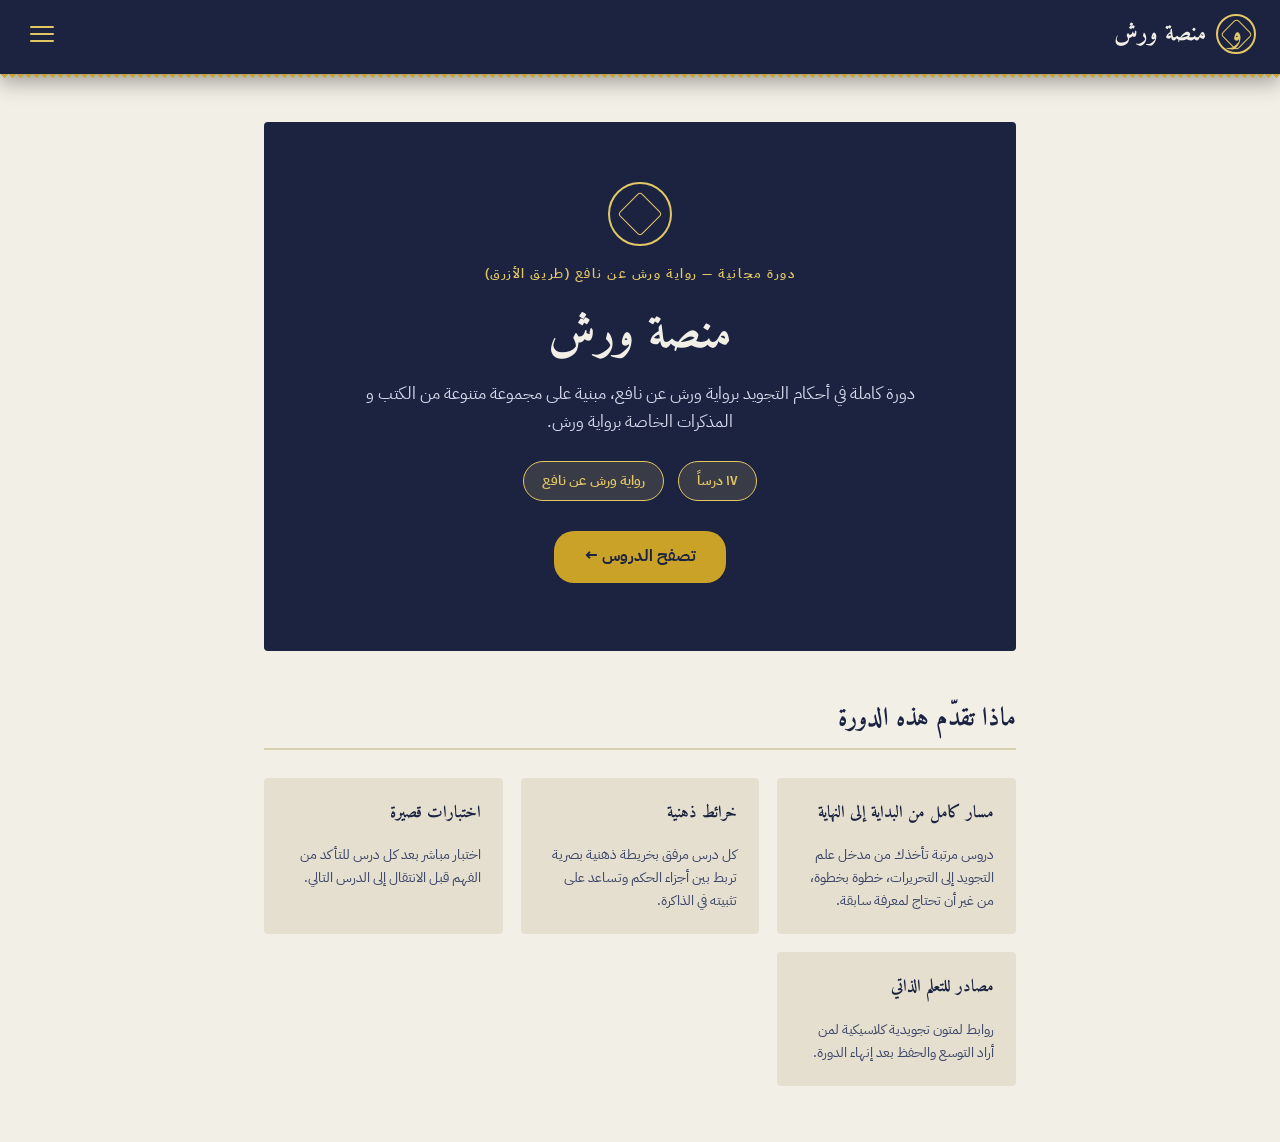
<file: index.html>
<!DOCTYPE html>
<html lang="ar" dir="rtl">
<head>
<meta charset="UTF-8">
<meta name="viewport" content="width=device-width, initial-scale=1.0">
<title>منصة ورش — دورة رواية ورش عن نافع</title>
<link rel="stylesheet" href="style.css">
</head>
<body>

<div class="navbar-wrap">
<div class="navbar">
  <div class="nav-brand">
    <div class="nav-logo">و</div>
    <span>منصة ورش</span>
  </div>
  <button class="menu-btn" id="menu-btn" onclick="toggleDropdown()" aria-label="القائمة">
    <span></span><span></span><span></span>
  </button>
</div>
<div class="dropdown" id="nav-dropdown">
  <a class="active" href="duroos.html">📖 الدروس</a>
  <a href="resources.html">📚 مصادر ومراجع</a>
</div>
</div>

<main>
  <section class="hero hero-centered">
    <div class="medallion"></div>
    <p class="eyebrow">دورة مجانية — رواية ورش عن نافع (طريق الأزرق)</p>
    <h1>منصة ورش</h1>
    <p class="lead">دورة كاملة في أحكام التجويد برواية ورش عن نافع، مبنية على مجموعة متنوعة من الكتب و المذكرات الخاصة برواية ورش.</p>
    <div class="hero-badges">
      <span class="hero-badge">١٧ درساً</span>
      <span class="hero-badge">رواية ورش عن نافع</span>
    </div>
    <a class="hero-cta" href="duroos.html">تصفح الدروس ←</a>
  </section>

  <h2>ماذا تقدّم هذه الدورة</h2>
  <div class="glimpse-grid">
    <div class="glimpse-card">
      <h3>مسار كامل من البداية إلى النهاية</h3>
      <p>دروس مرتبة تأخذك من مدخل علم التجويد إلى التحريرات، خطوة بخطوة، من غير أن تحتاج
        لمعرفة سابقة.</p>
    </div>
    <div class="glimpse-card">
      <h3>خرائط ذهنية</h3>
      <p>كل درس مرفق بخريطة ذهنية بصرية تربط بين أجزاء الحكم وتساعد على تثبيته في الذاكرة.</p>
    </div>
    <div class="glimpse-card">
      <h3>اختبارات قصيرة</h3>
      <p>اختبار مباشر بعد كل درس للتأكد من الفهم قبل الانتقال إلى الدرس التالي.</p>
    </div>
    <div class="glimpse-card">
      <h3>مصادر للتعلم الذاتي</h3>
      <p>روابط لمتون تجويدية كلاسيكية لمن أراد التوسع والحفظ بعد إنهاء الدورة.</p>
    </div>
  </div>

</main>

<script src="main.js"></script>
</body>
</html>
</file>
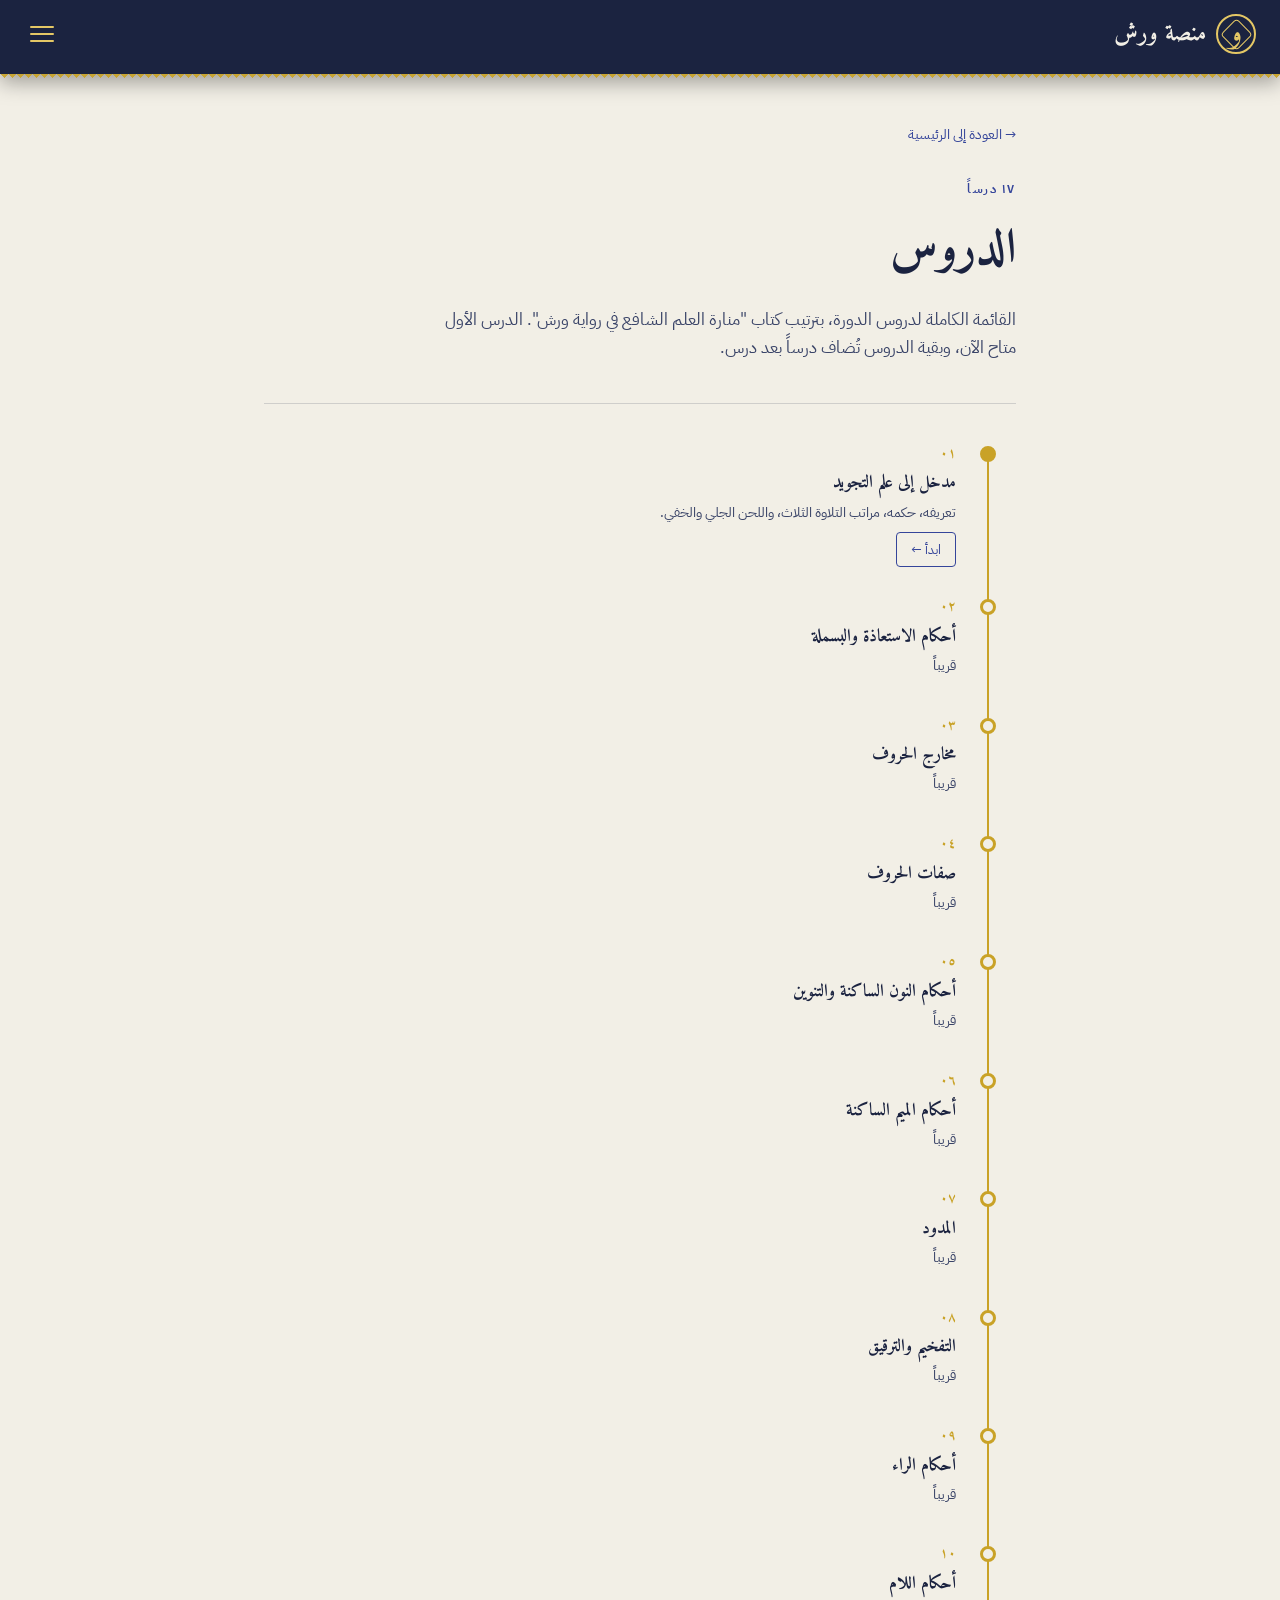
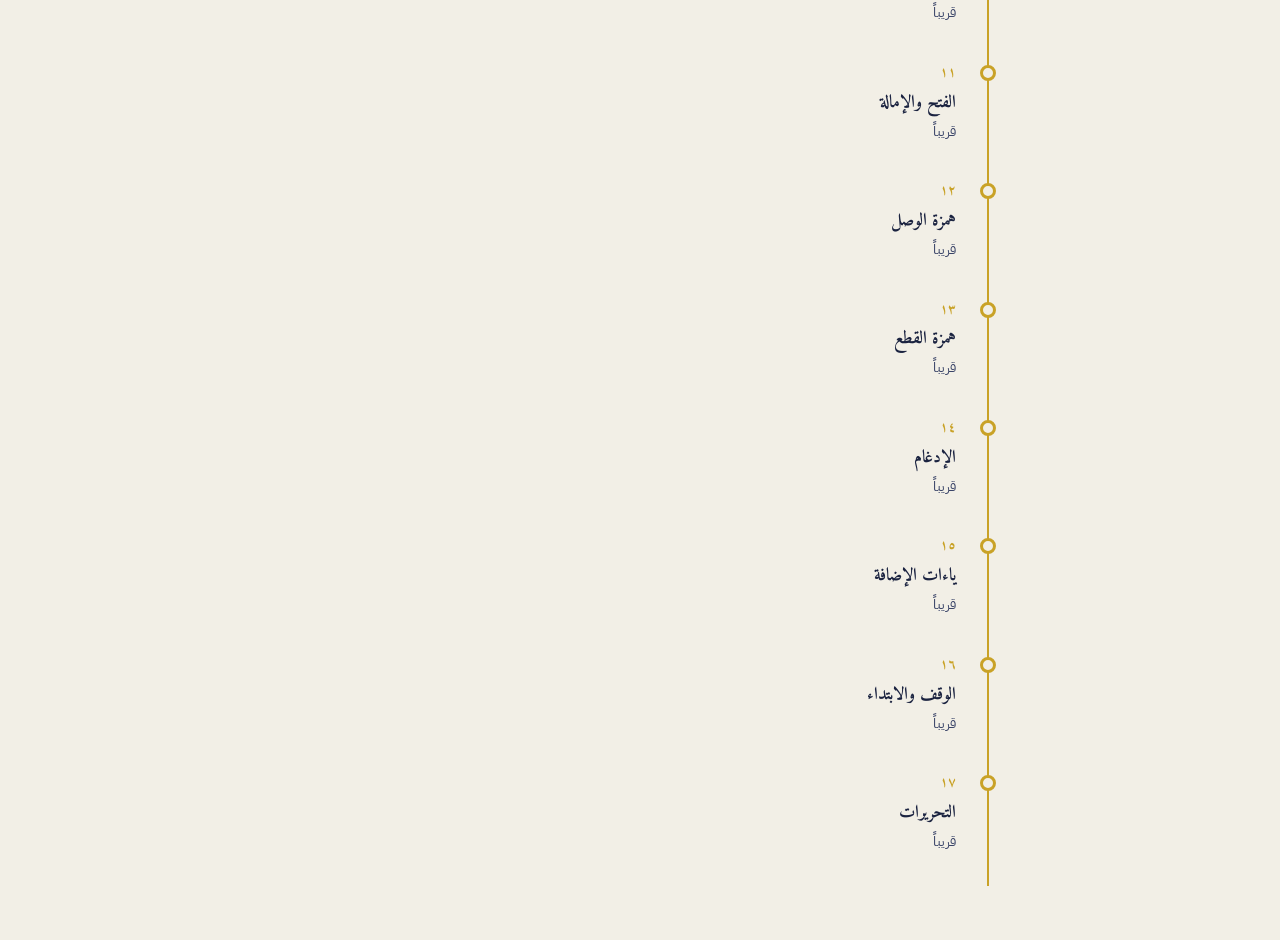
<file: duroos.html>
<!DOCTYPE html>
<html lang="ar" dir="rtl">
<head>
<meta charset="UTF-8">
<meta name="viewport" content="width=device-width, initial-scale=1.0">
<title>الدروس — منصة ورش</title>
<link rel="stylesheet" href="style.css">
</head>
<body>

<div class="navbar-wrap">
<div class="navbar">
  <a class="nav-brand" href="index.html" style="text-decoration:none;">
    <div class="nav-logo">و</div>
    <span>منصة ورش</span>
  </a>
  <button class="menu-btn" id="menu-btn" onclick="toggleDropdown()" aria-label="القائمة">
    <span></span><span></span><span></span>
  </button>
</div>
<div class="dropdown" id="nav-dropdown">
  <a class="active" href="duroos.html">📖 الدروس</a>
  <a href="resources.html">📚 مصادر ومراجع</a>
</div>
</div>

<main>
  <a class="top-back-link" href="index.html">→ العودة إلى الرئيسية</a>
  <section class="hero">
    <p class="eyebrow">١٧ درساً</p>
    <h1>الدروس</h1>
    <p class="lead">القائمة الكاملة لدروس الدورة، بترتيب كتاب "منارة العلم الشافع في رواية
      ورش". الدرس الأول متاح الآن، وبقية الدروس تُضاف درساً بعد درس.</p>
  </section>

    <div class="timeline">
      <div class="tl-item active" data-chapter="madkhal">
        <div class="num">٠١</div>
        <h3>مدخل إلى علم التجويد</h3>
        <p>تعريفه، حكمه، مراتب التلاوة الثلاث، واللحن الجلي والخفي.</p>
        <a class="go" href="madkhal.html">ابدأ ←</a>
      </div>
      <div class="tl-item">
        <div class="num">٠٢</div>
        <h3>أحكام الاستعاذة والبسملة</h3>
        <p>قريباً</p>
      </div>
      <div class="tl-item">
        <div class="num">٠٣</div>
        <h3>مخارج الحروف</h3>
        <p>قريباً</p>
      </div>
      <div class="tl-item">
        <div class="num">٠٤</div>
        <h3>صفات الحروف</h3>
        <p>قريباً</p>
      </div>
      <div class="tl-item">
        <div class="num">٠٥</div>
        <h3>أحكام النون الساكنة والتنوين</h3>
        <p>قريباً</p>
      </div>
      <div class="tl-item">
        <div class="num">٠٦</div>
        <h3>أحكام الميم الساكنة</h3>
        <p>قريباً</p>
      </div>
      <div class="tl-item">
        <div class="num">٠٧</div>
        <h3>المدود</h3>
        <p>قريباً</p>
      </div>
      <div class="tl-item">
        <div class="num">٠٨</div>
        <h3>التفخيم والترقيق</h3>
        <p>قريباً</p>
      </div>
      <div class="tl-item">
        <div class="num">٠٩</div>
        <h3>أحكام الراء</h3>
        <p>قريباً</p>
      </div>
      <div class="tl-item">
        <div class="num">١٠</div>
        <h3>أحكام اللام</h3>
        <p>قريباً</p>
      </div>
      <div class="tl-item">
        <div class="num">١١</div>
        <h3>الفتح والإمالة</h3>
        <p>قريباً</p>
      </div>
      <div class="tl-item">
        <div class="num">١٢</div>
        <h3>همزة الوصل</h3>
        <p>قريباً</p>
      </div>
      <div class="tl-item">
        <div class="num">١٣</div>
        <h3>همزة القطع</h3>
        <p>قريباً</p>
      </div>
      <div class="tl-item">
        <div class="num">١٤</div>
        <h3>الإدغام</h3>
        <p>قريباً</p>
      </div>
      <div class="tl-item">
        <div class="num">١٥</div>
        <h3>ياءات الإضافة</h3>
        <p>قريباً</p>
      </div>
      <div class="tl-item">
        <div class="num">١٦</div>
        <h3>الوقف والابتداء</h3>
        <p>قريباً</p>
      </div>
      <div class="tl-item">
        <div class="num">١٧</div>
        <h3>التحريرات</h3>
        <p>قريباً</p>
      </div>
    </div>

  </main>

<script src="main.js"></script>
</body>
</html>
</file>
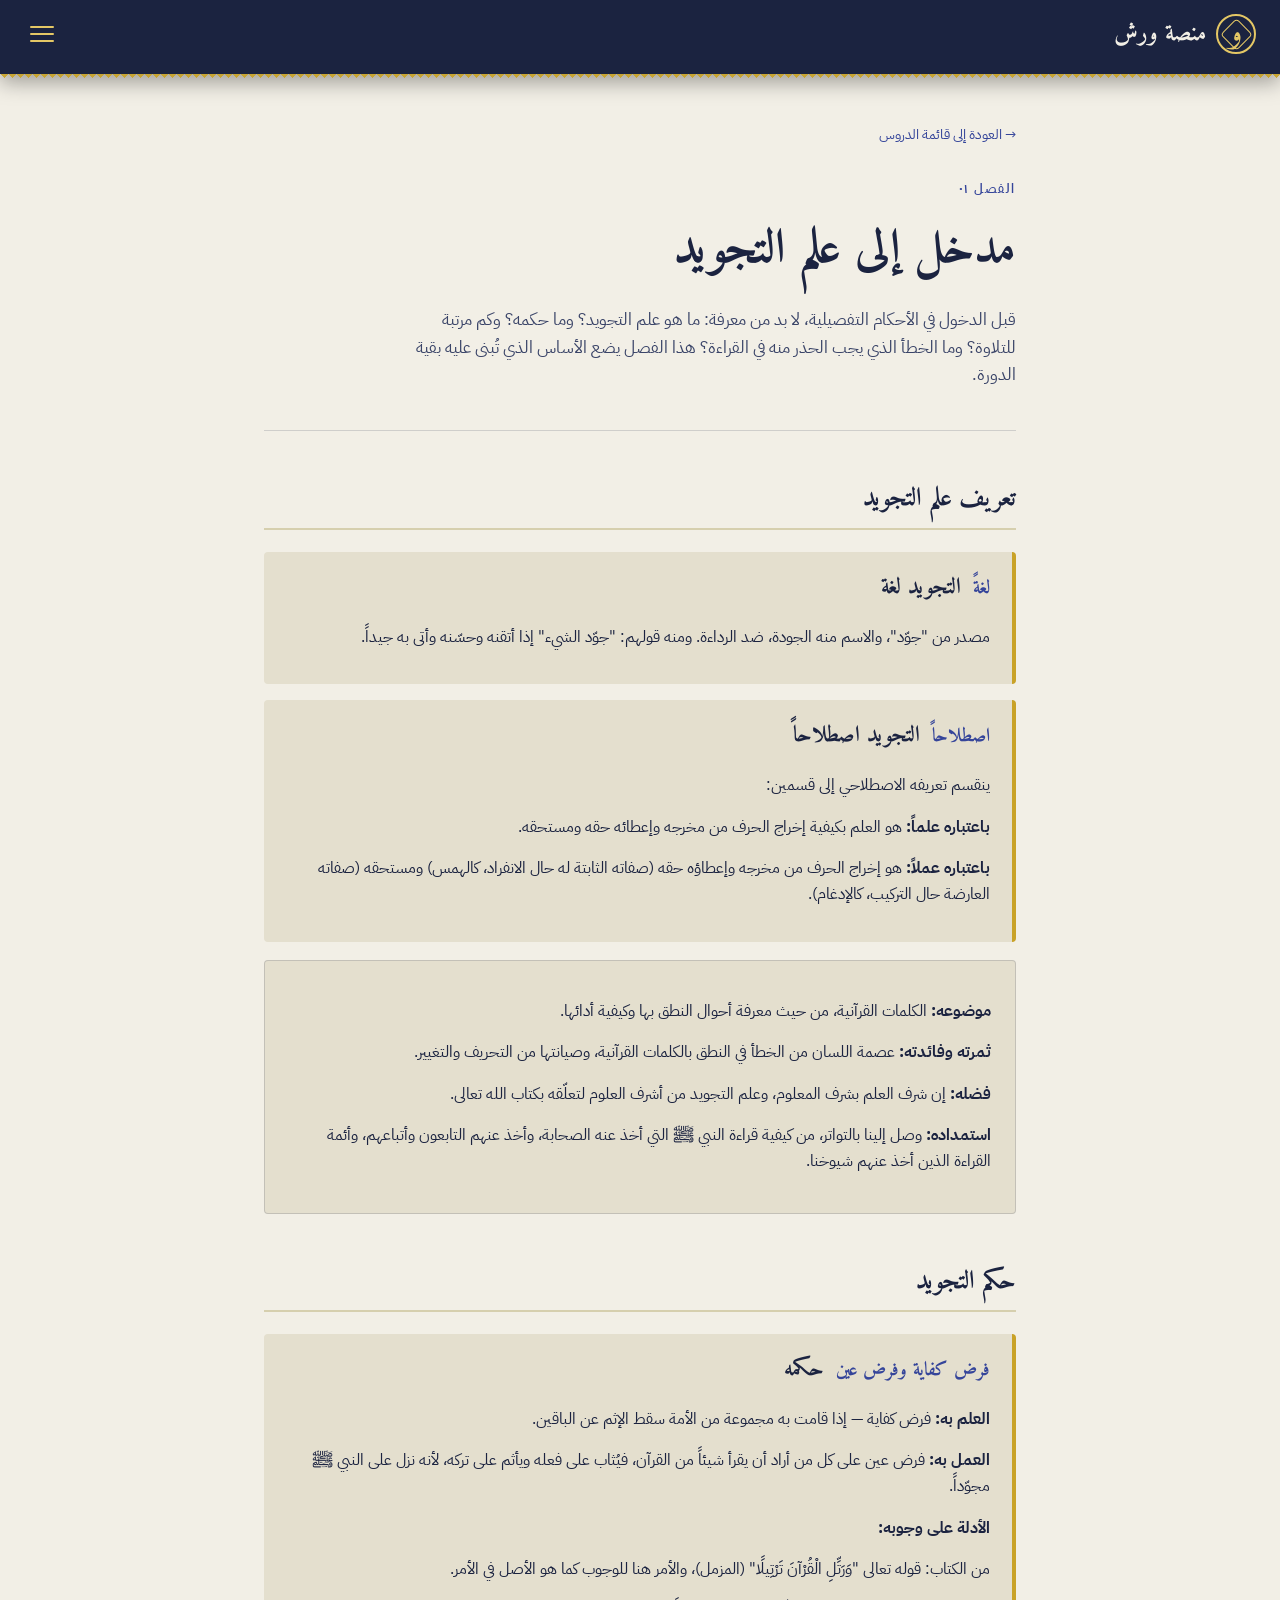
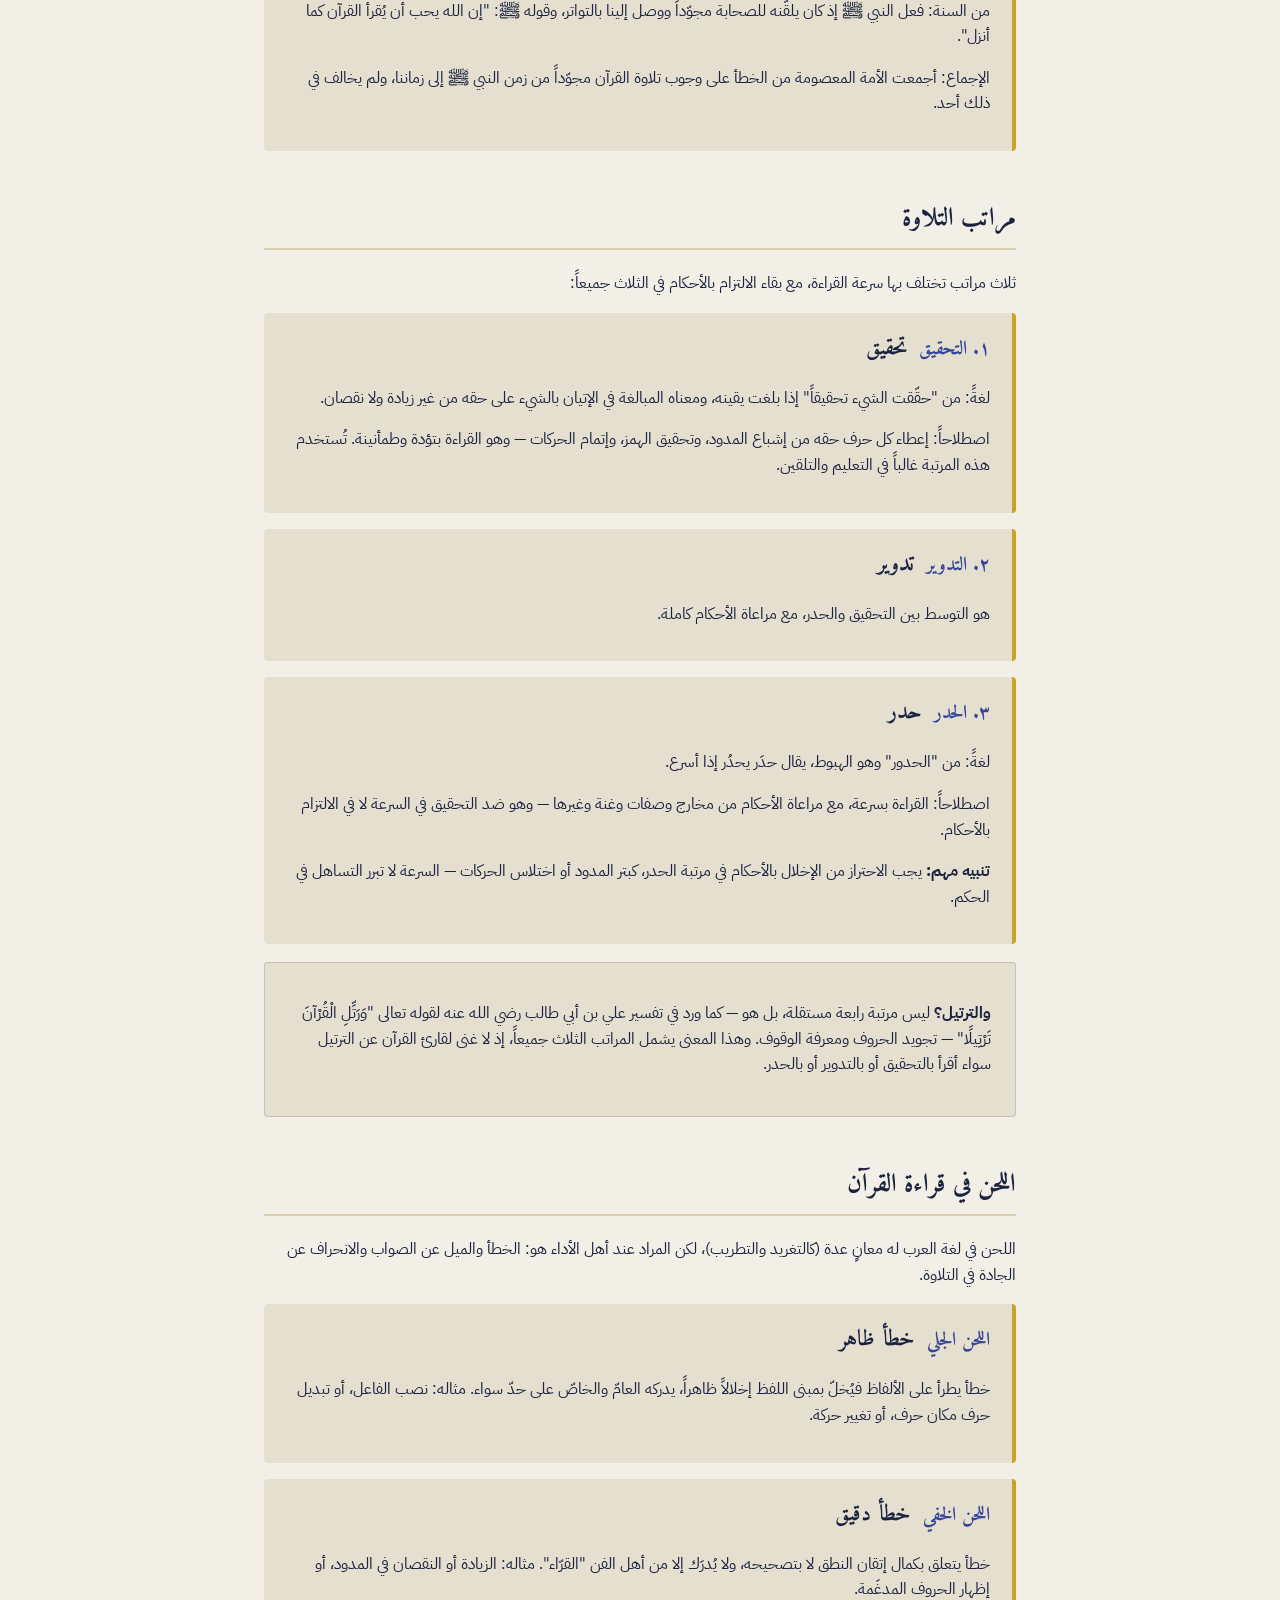
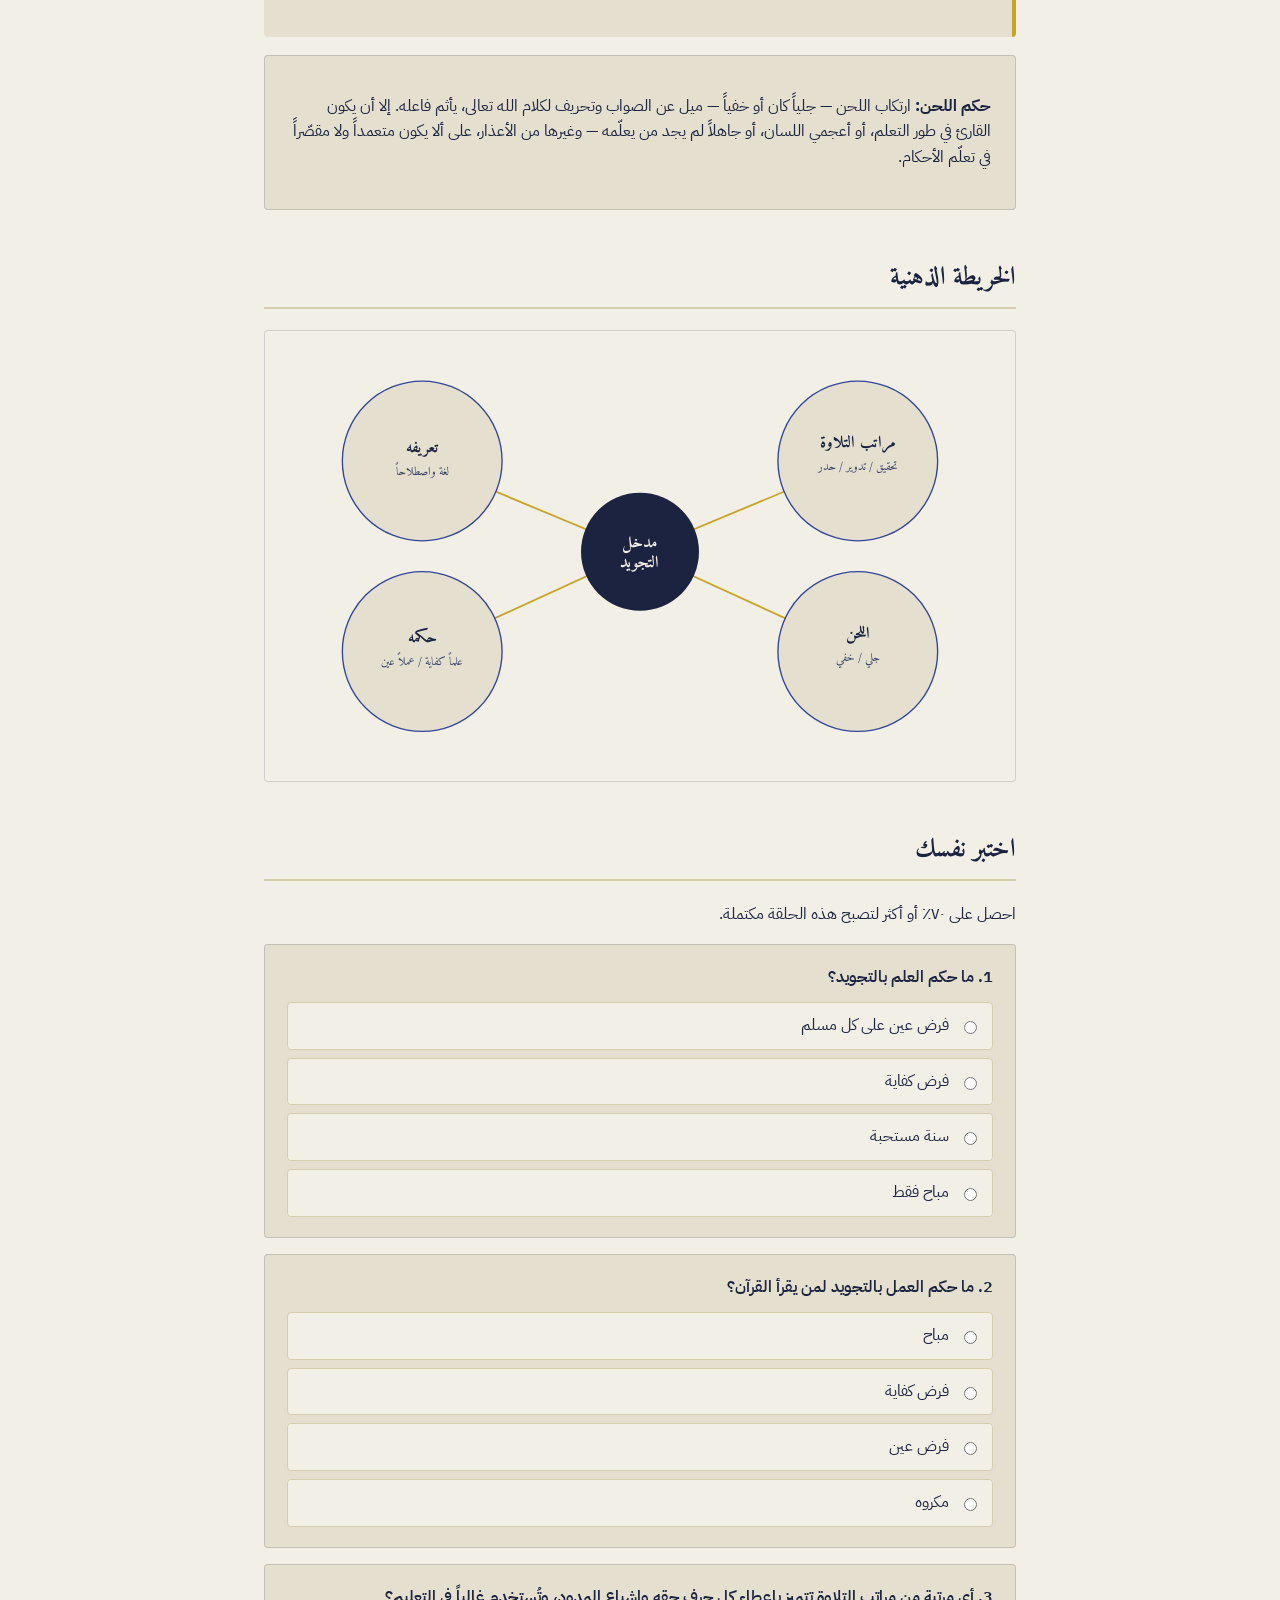
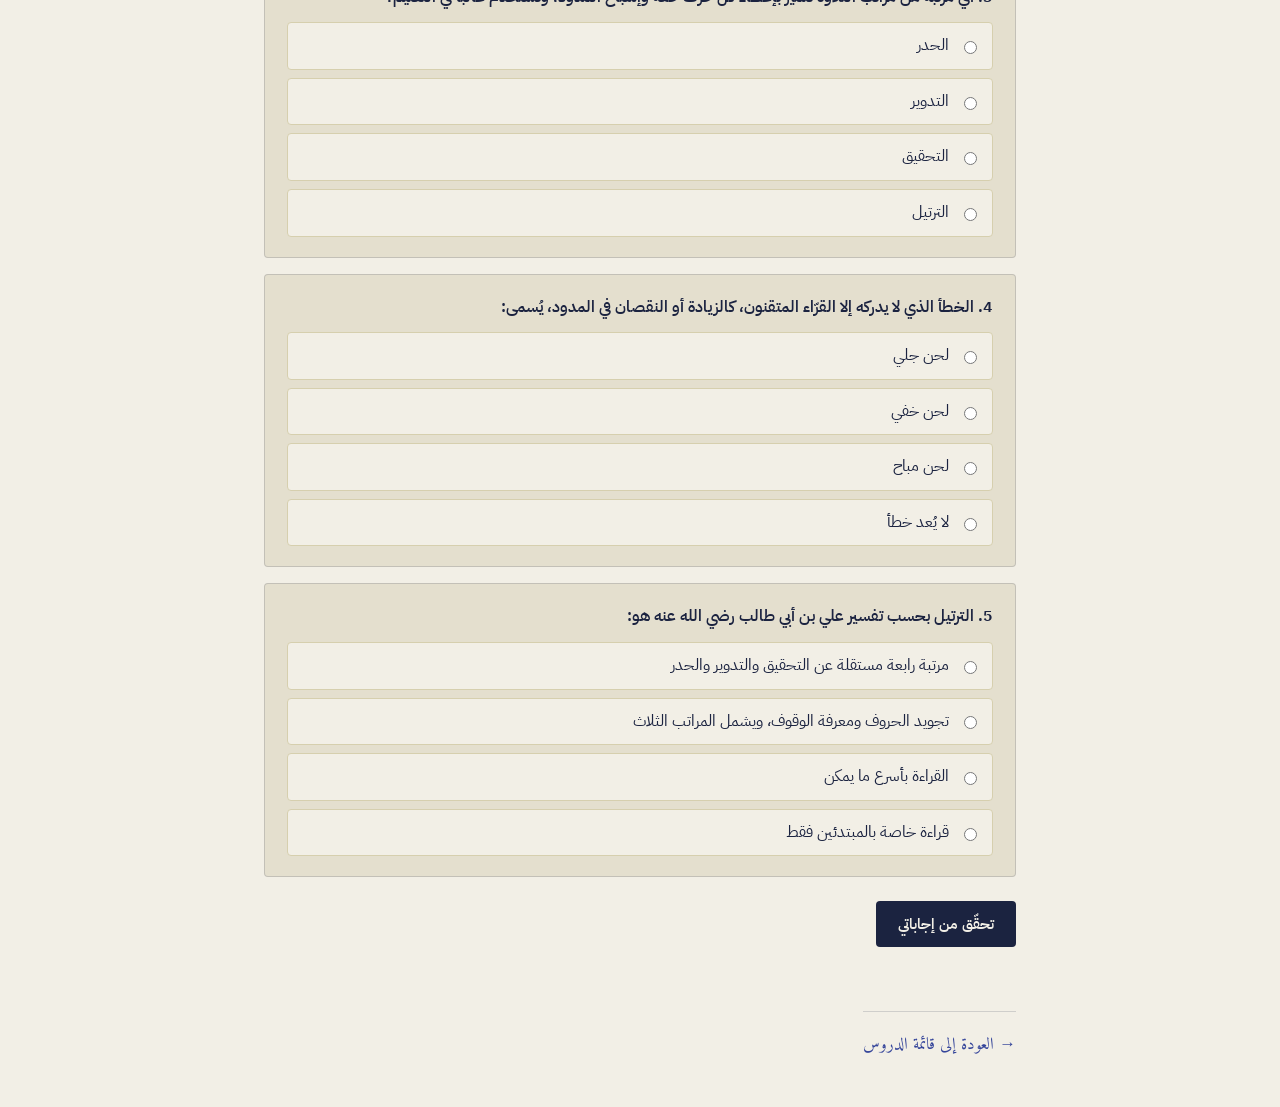
<file: madkhal.html>
<!DOCTYPE html>
<html lang="ar" dir="rtl">
<head>
<meta charset="UTF-8">
<meta name="viewport" content="width=device-width, initial-scale=1.0">
<title>مدخل إلى علم التجويد — منصة ورش</title>
<link rel="stylesheet" href="style.css">
</head>
<body>

<div class="navbar-wrap">
<div class="navbar">
  <a class="nav-brand" href="index.html" style="text-decoration:none;">
    <div class="nav-logo">و</div>
    <span>منصة ورش</span>
  </a>
  <button class="menu-btn" id="menu-btn" onclick="toggleDropdown()" aria-label="القائمة">
    <span></span><span></span><span></span>
  </button>
</div>
<div class="dropdown" id="nav-dropdown">
  <a class="active" href="duroos.html">📖 الدروس</a>
  <a href="resources.html">📚 مصادر ومراجع</a>
</div>
</div>

<main>
  <a class="top-back-link" href="duroos.html">→ العودة إلى قائمة الدروس</a>
  <section class="hero">
    <p class="eyebrow">الفصل ٠١</p>
    <h1>مدخل إلى علم التجويد</h1>
    <p class="lead">قبل الدخول في الأحكام التفصيلية، لا بد من معرفة: ما هو علم التجويد؟ وما حكمه؟
      وكم مرتبة للتلاوة؟ وما الخطأ الذي يجب الحذر منه في القراءة؟ هذا الفصل يضع الأساس الذي
      تُبنى عليه بقية الدورة.</p>
  </section>

    <h2>تعريف علم التجويد</h2>

    <div class="rule-card">
      <h3>لغةً <span class="arabic">التجويد لغة</span></h3>
      <p>مصدر من "جوّد"، والاسم منه الجودة، ضد الرداءة. ومنه قولهم: "جوّد الشيء" إذا أتقنه
        وحسّنه وأتى به جيداً.</p>
    </div>

    <div class="rule-card">
      <h3>اصطلاحاً <span class="arabic">التجويد اصطلاحاً</span></h3>
      <p>ينقسم تعريفه الاصطلاحي إلى قسمين:</p>
      <p><strong>باعتباره علماً:</strong> هو العلم بكيفية إخراج الحرف من مخرجه وإعطائه حقه
        ومستحقه.</p>
      <p><strong>باعتباره عملاً:</strong> هو إخراج الحرف من مخرجه وإعطاؤه حقه (صفاته الثابتة
        له حال الانفراد، كالهمس) ومستحقه (صفاته العارضة حال التركيب، كالإدغام).</p>
    </div>

    <div class="card">
      <p><strong>موضوعه:</strong> الكلمات القرآنية، من حيث معرفة أحوال النطق بها وكيفية أدائها.</p>
      <p><strong>ثمرته وفائدته:</strong> عصمة اللسان من الخطأ في النطق بالكلمات القرآنية،
        وصيانتها من التحريف والتغيير.</p>
      <p><strong>فضله:</strong> إن شرف العلم بشرف المعلوم، وعلم التجويد من أشرف العلوم لتعلّقه
        بكتاب الله تعالى.</p>
      <p><strong>استمداده:</strong> وصل إلينا بالتواتر، من كيفية قراءة النبي ﷺ التي أخذ عنه
        الصحابة، وأخذ عنهم التابعون وأتباعهم، وأئمة القراءة الذين أخذ عنهم شيوخنا.</p>
    </div>

    <h2>حكم التجويد</h2>

    <div class="rule-card">
      <h3>فرض كفاية وفرض عين <span class="arabic">حكمه</span></h3>
      <p><strong>العلم به:</strong> فرض كفاية — إذا قامت به مجموعة من الأمة سقط الإثم عن الباقين.</p>
      <p><strong>العمل به:</strong> فرض عين على كل من أراد أن يقرأ شيئاً من القرآن، فيُثاب على
        فعله ويأثم على تركه، لأنه نزل على النبي ﷺ مجوّداً.</p>
      <p><strong>الأدلة على وجوبه:</strong></p>
      <p>من الكتاب: قوله تعالى "وَرَتِّلِ الْقُرْآنَ تَرْتِيلًا" (المزمل)، والأمر هنا للوجوب
        كما هو الأصل في الأمر.</p>
      <p>من السنة: فعل النبي ﷺ إذ كان يلقّنه للصحابة مجوّداً ووصل إلينا بالتواتر، وقوله ﷺ:
        "إن الله يحب أن يُقرأ القرآن كما أنزل".</p>
      <p>الإجماع: أجمعت الأمة المعصومة من الخطأ على وجوب تلاوة القرآن مجوّداً من زمن النبي ﷺ
        إلى زماننا، ولم يخالف في ذلك أحد.</p>
    </div>

    <h2>مراتب التلاوة</h2>
    <p>ثلاث مراتب تختلف بها سرعة القراءة، مع بقاء الالتزام بالأحكام في الثلاث جميعاً:</p>

    <div class="rule-card">
      <h3>١. التحقيق <span class="arabic">تحقيق</span></h3>
      <p>لغةً: من "حقّقت الشيء تحقيقاً" إذا بلغت يقينه، ومعناه المبالغة في الإتيان بالشيء على
        حقه من غير زيادة ولا نقصان.</p>
      <p>اصطلاحاً: إعطاء كل حرف حقه من إشباع المدود، وتحقيق الهمز، وإتمام الحركات — وهو القراءة
        بتؤدة وطمأنينة. تُستخدم هذه المرتبة غالباً في التعليم والتلقين.</p>
    </div>

    <div class="rule-card">
      <h3>٢. التدوير <span class="arabic">تدوير</span></h3>
      <p>هو التوسط بين التحقيق والحدر، مع مراعاة الأحكام كاملة.</p>
    </div>

    <div class="rule-card">
      <h3>٣. الحدر <span class="arabic">حدر</span></h3>
      <p>لغةً: من "الحدور" وهو الهبوط، يقال حدَر يحدُر إذا أسرع.</p>
      <p>اصطلاحاً: القراءة بسرعة، مع مراعاة الأحكام من مخارج وصفات وغنة وغيرها — وهو ضد التحقيق
        في السرعة لا في الالتزام بالأحكام.</p>
      <p><strong>تنبيه مهم:</strong> يجب الاحتراز من الإخلال بالأحكام في مرتبة الحدر، كبتر
        المدود أو اختلاس الحركات — السرعة لا تبرر التساهل في الحكم.</p>
    </div>

    <div class="card">
      <p><strong>والترتيل؟</strong> ليس مرتبة رابعة مستقلة، بل هو — كما ورد في تفسير علي بن
        أبي طالب رضي الله عنه لقوله تعالى "وَرَتِّلِ الْقُرْآنَ تَرْتِيلًا" — تجويد الحروف
        ومعرفة الوقوف. وهذا المعنى يشمل المراتب الثلاث جميعاً، إذ لا غنى لقارئ القرآن عن
        الترتيل سواء أقرأ بالتحقيق أو بالتدوير أو بالحدر.</p>
    </div>

    <h2>اللحن في قراءة القرآن</h2>
    <p>اللحن في لغة العرب له معانٍ عدة (كالتغريد والتطريب)، لكن المراد عند أهل الأداء هو:
      الخطأ والميل عن الصواب والانحراف عن الجادة في التلاوة.</p>

    <div class="rule-card">
      <h3>اللحن الجلي <span class="arabic">خطأ ظاهر</span></h3>
      <p>خطأ يطرأ على الألفاظ فيُخلّ بمبنى اللفظ إخلالاً ظاهراً، يدركه العامّ والخاصّ على حدّ
        سواء. مثاله: نصب الفاعل، أو تبديل حرف مكان حرف، أو تغيير حركة.</p>
    </div>

    <div class="rule-card">
      <h3>اللحن الخفي <span class="arabic">خطأ دقيق</span></h3>
      <p>خطأ يتعلق بكمال إتقان النطق لا بتصحيحه، ولا يُدرَك إلا من أهل الفن "القرّاء". مثاله:
        الزيادة أو النقصان في المدود، أو إظهار الحروف المدغَمة.</p>
    </div>

    <div class="card">
      <p><strong>حكم اللحن:</strong> ارتكاب اللحن — جلياً كان أو خفياً — ميل عن الصواب وتحريف
        لكلام الله تعالى، يأثم فاعله. إلا أن يكون القارئ في طور التعلم، أو أعجمي اللسان، أو
        جاهلاً لم يجد من يعلّمه — وغيرها من الأعذار، على ألا يكون متعمداً ولا مقصّراً في تعلّم
        الأحكام.</p>
    </div>

    <h2>الخريطة الذهنية</h2>
    <div class="mindmap-wrap">
      <svg viewBox="0 0 800 460" xmlns="http://www.w3.org/2000/svg" role="img" aria-label="خريطة ذهنية لمدخل علم التجويد">
        <style>
          .mm-line{ stroke: var(--gold); stroke-width: 2; fill:none; }
          .mm-center{ fill: var(--ink); }
          .mm-node{ fill: var(--paper-2); stroke: var(--teal); stroke-width: 1.5; }
          .mm-center-text{ fill: var(--paper); font-family:'Amiri',serif; font-size:18px; font-weight:700; text-anchor:middle; }
          .mm-title{ fill: var(--ink); font-family:'Amiri',serif; font-size:18px; font-weight:700; text-anchor:middle; }
          .mm-sub{ fill: var(--ink-soft); font-family:'Amiri',serif; font-size:13px; text-anchor:middle; }
        </style>

        <line class="mm-line" x1="400" y1="230" x2="160" y2="130"/>
        <line class="mm-line" x1="400" y1="230" x2="160" y2="340"/>
        <line class="mm-line" x1="400" y1="230" x2="640" y2="130"/>
        <line class="mm-line" x1="400" y1="230" x2="640" y2="340"/>

        <circle class="mm-node" cx="160" cy="130" r="88"/>
        <text class="mm-title" x="160" y="120">تعريفه</text>
        <text class="mm-sub" x="160" y="145">لغة واصطلاحاً</text>

        <circle class="mm-node" cx="160" cy="340" r="88"/>
        <text class="mm-title" x="160" y="330">حكمه</text>
        <text class="mm-sub" x="160" y="355">علماً كفاية / عملاً عين</text>

        <circle class="mm-node" cx="640" cy="130" r="88"/>
        <text class="mm-title" x="640" y="115">مراتب التلاوة</text>
        <text class="mm-sub" x="640" y="140">تحقيق / تدوير / حدر</text>

        <circle class="mm-node" cx="640" cy="340" r="88"/>
        <text class="mm-title" x="640" y="325">اللحن</text>
        <text class="mm-sub" x="640" y="350">جلي / خفي</text>

        <circle class="mm-center" cx="400" cy="230" r="65"/>
        <text class="mm-center-text" x="400" y="225">مدخل</text>
        <text class="mm-center-text" x="400" y="247">التجويد</text>
      </svg>
    </div>

    <h2>اختبر نفسك</h2>
    <p>احصل على ٧٠٪ أو أكثر لتصبح هذه الحلقة مكتملة.</p>
    <div id="quiz"></div>

    <a class="next-link" href="duroos.html">→ العودة إلى قائمة الدروس</a>

  </main>

<script src="main.js"></script>
<script>
const QUIZ_DATA = [
  {
    q: "ما حكم العلم بالتجويد؟",
    options: ["فرض عين على كل مسلم", "فرض كفاية", "سنة مستحبة", "مباح فقط"],
    correct: 1
  },
  {
    q: "ما حكم العمل بالتجويد لمن يقرأ القرآن؟",
    options: ["مباح", "فرض كفاية", "فرض عين", "مكروه"],
    correct: 2
  },
  {
    q: "أي مرتبة من مراتب التلاوة تتميز بإعطاء كل حرف حقه وإشباع المدود، وتُستخدم غالباً في التعليم؟",
    options: ["الحدر", "التدوير", "التحقيق", "الترتيل"],
    correct: 2
  },
  {
    q: "الخطأ الذي لا يدركه إلا القرّاء المتقنون، كالزيادة أو النقصان في المدود، يُسمى:",
    options: ["لحن جلي", "لحن خفي", "لحن مباح", "لا يُعد خطأ"],
    correct: 1
  },
  {
    q: "الترتيل بحسب تفسير علي بن أبي طالب رضي الله عنه هو:",
    options: [
      "مرتبة رابعة مستقلة عن التحقيق والتدوير والحدر",
      "تجويد الحروف ومعرفة الوقوف، ويشمل المراتب الثلاث",
      "القراءة بأسرع ما يمكن",
      "قراءة خاصة بالمبتدئين فقط"
    ],
    correct: 1
  }
];
renderQuiz('quiz', QUIZ_DATA, 'madkhal');
</script>
</body>
</html>
</file>
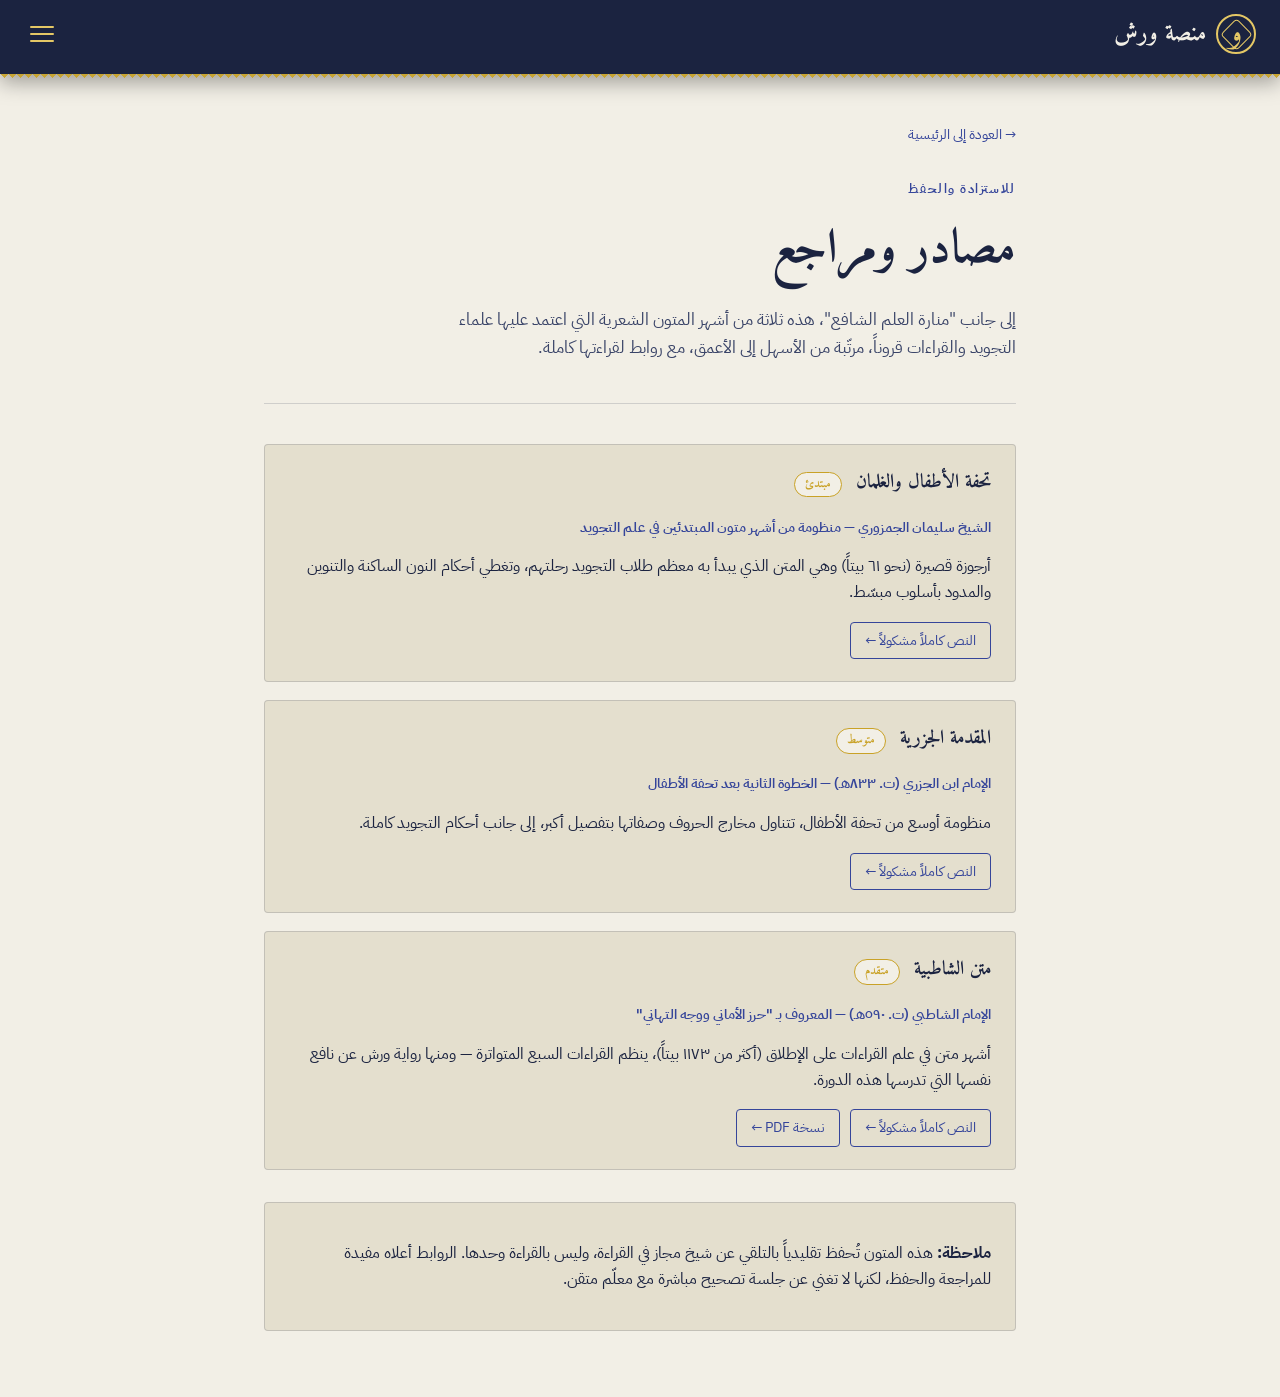
<file: resources.html>
<!DOCTYPE html>
<html lang="ar" dir="rtl">
<head>
<meta charset="UTF-8">
<meta name="viewport" content="width=device-width, initial-scale=1.0">
<title>مصادر ومراجع — منصة ورش</title>
<link rel="stylesheet" href="style.css">
</head>
<body>

<div class="navbar-wrap">
<div class="navbar">
  <a class="nav-brand" href="index.html" style="text-decoration:none;">
    <div class="nav-logo">و</div>
    <span>منصة ورش</span>
  </a>
  <button class="menu-btn" id="menu-btn" onclick="toggleDropdown()" aria-label="القائمة">
    <span></span><span></span><span></span>
  </button>
</div>
<div class="dropdown" id="nav-dropdown">
  <a href="duroos.html">📖 الدروس</a>
  <a class="active" href="resources.html">📚 مصادر ومراجع</a>
</div>
</div>

<main>
  <a class="top-back-link" href="index.html">→ العودة إلى الرئيسية</a>
  <section class="hero">
    <p class="eyebrow">للاستزادة والحفظ</p>
    <h1>مصادر ومراجع</h1>
    <p class="lead">إلى جانب "منارة العلم الشافع"، هذه ثلاثة من أشهر المتون الشعرية التي
      اعتمد عليها علماء التجويد والقراءات قروناً، مرتّبة من الأسهل إلى الأعمق، مع روابط
      لقراءتها كاملة.</p>
  </section>

    <div class="resource-card">
      <h3>تحفة الأطفال والغلمان <span class="level">مبتدئ</span></h3>
      <p class="meta">الشيخ سليمان الجمزوري — منظومة من أشهر متون المبتدئين في علم التجويد</p>
      <p>أرجوزة قصيرة (نحو ٦١ بيتاً) وهي المتن الذي يبدأ به معظم طلاب التجويد رحلتهم، وتغطي
        أحكام النون الساكنة والتنوين والمدود بأسلوب مبسّط.</p>
      <div class="resource-links">
        <a href="https://surahquran.com/Tajweed/tohfat-alatfal.html" target="_blank" rel="noopener">النص كاملاً مشكولاً ←</a>
      </div>
    </div>

    <div class="resource-card">
      <h3>المقدمة الجزرية <span class="level">متوسط</span></h3>
      <p class="meta">الإمام ابن الجزري (ت. ٨٣٣هـ) — الخطوة الثانية بعد تحفة الأطفال</p>
      <p>منظومة أوسع من تحفة الأطفال، تتناول مخارج الحروف وصفاتها بتفصيل أكبر، إلى جانب أحكام
        التجويد كاملة.</p>
      <div class="resource-links">
        <a href="https://surahquran.com/Tajweed/aljazariah.html" target="_blank" rel="noopener">النص كاملاً مشكولاً ←</a>
      </div>
    </div>

    <div class="resource-card">
      <h3>متن الشاطبية <span class="level">متقدم</span></h3>
      <p class="meta">الإمام الشاطبي (ت. ٥٩٠هـ) — المعروف بـ "حرز الأماني ووجه التهاني"</p>
      <p>أشهر متن في علم القراءات على الإطلاق (أكثر من ١١٧٣ بيتاً)، ينظم القراءات السبع
        المتواترة — ومنها رواية ورش عن نافع نفسها التي تدرسها هذه الدورة.</p>
      <div class="resource-links">
        <a href="https://surahquran.com/Tajweed/alshatibieah.html" target="_blank" rel="noopener">النص كاملاً مشكولاً ←</a>
        <a href="https://d1.islamhouse.com/data/ar/ih_books/single5/ar_matan_alshatbiah.pdf" target="_blank" rel="noopener">نسخة PDF ←</a>
      </div>
    </div>

    <div class="card" style="margin-top:32px;">
      <p><strong>ملاحظة:</strong> هذه المتون تُحفظ تقليدياً بالتلقي عن شيخ مجاز في القراءة،
        وليس بالقراءة وحدها. الروابط أعلاه مفيدة للمراجعة والحفظ، لكنها لا تغني عن جلسة تصحيح
        مباشرة مع معلّم متقن.</p>
    </div>

  </main>

<script src="main.js"></script>
</body>
</html>
</file>
<file: style.css>
/* ============================================================
   Ahkam al-Tajweed — Course design system
   A manuscript-inspired identity: parchment page, deep teal ink,
   brass-gold accents, radial "illuminated" mind-map diagrams.
   ============================================================ */

@import url('https://fonts.googleapis.com/css2?family=Amiri:wght@400;700&family=IBM+Plex+Sans+Arabic:wght@400;500;600;700&display=swap');

:root{
  --ink:        #1B2340;
  --ink-soft:   #3A4468;
  --paper:      #F2EFE6;
  --paper-2:    #E4DFCE;
  --paper-3:    #D6CFAE;
  --gold:       #C9A227;
  --gold-light: #E4C765;
  --teal:       #35459A;
  --teal-light: #5A69B8;
  --correct:    #3E7A4E;
  --wrong:      #A13D3D;

  --font-display: 'Amiri', serif;
  --font-arabic:  'Amiri', serif;
  --font-body:    'IBM Plex Sans Arabic', sans-serif;

  --radius: 4px;
  --border: 1px solid rgba(27,35,64,0.16);
}

*{ box-sizing: border-box; }

html{ scroll-behavior: smooth; }

body{
  margin:0;
  background: var(--paper);
  color: var(--ink);
  font-family: var(--font-body);
  line-height: 1.6;
  -webkit-font-smoothing: antialiased;
}

a{ color: var(--teal); text-decoration: none; }
a:hover{ color: var(--gold); }
a:focus-visible, button:focus-visible, input:focus-visible{
  outline: 2px solid var(--gold);
  outline-offset: 2px;
}

img, svg{ max-width: 100%; }

/* ---------- top navbar ---------- */
.navbar-wrap{ position: relative; }

.navbar{
  position: sticky;
  top: 0;
  z-index: 50;
  background: var(--ink);
  box-shadow: 0 8px 20px rgba(0,0,0,0.35);
  padding: 14px 24px 20px;
  display:flex;
  align-items:center;
  justify-content:space-between;
}
.navbar::after{
  content:'';
  position:absolute;
  left:0; right:0; bottom:-8px;
  height:8px;
  background:
    linear-gradient(135deg, var(--gold) 25%, transparent 25%) -4px 0,
    linear-gradient(225deg, var(--gold) 25%, transparent 25%) -4px 0;
  background-size: 8px 8px;
  background-repeat: repeat-x;
  opacity: 0.9;
}

.nav-brand{ display:flex; align-items:center; gap:10px; }

.nav-logo{
  position:relative;
  width:40px; height:40px;
  border:2px solid var(--gold-light);
  border-radius:50%;
  display:flex; align-items:center; justify-content:center;
  font-family: var(--font-display); font-weight:400; font-size:34px; color:var(--gold-light);
  flex-shrink:0;
  overflow:visible;
}
.nav-logo::before{
  content:'';
  position:absolute;
  inset:0; margin:auto;
  width:21px; height:21px;
  border:1.5px solid var(--gold-light);
  border-radius:4px;
  transform:rotate(45deg);
}
/* Swap in a real logo image later: replace the .nav-logo div's contents with
   <img src="logo.png" alt="..."> and this ::before/font styling becomes unused. */

.nav-brand span{ font-family: var(--font-display); font-weight:700; font-size:1.5rem; color:var(--paper); }

.menu-btn{
  background:none; border:none; cursor:pointer;
  display:flex; flex-direction:column; gap:5px;
  padding: 6px;
}
.menu-btn span{ display:block; width:24px; height:2px; background:var(--gold-light); border-radius:2px; }

.dropdown{
  position:absolute;
  top: 100%;
  margin-top: 10px;
  left: 16px;
  background: var(--ink);
  border: 1px solid rgba(201,162,39,0.35);
  border-radius: 8px;
  box-shadow: 0 8px 24px rgba(10,13,30,0.4);
  min-width: 200px;
  padding: 8px;
  display:none;
  flex-direction:column;
  z-index: 60;
}
.dropdown.open{ display:flex; }
.dropdown a{
  display:flex; align-items:center; gap:10px;
  padding: 12px 14px;
  border-radius:6px;
  color: var(--paper);
  font-size:0.95rem;
}
.dropdown a:hover{ background: rgba(228,199,101,0.15); color: var(--gold-light); }
.dropdown a.active{ color: var(--gold-light); font-weight:600; }

main{ max-width: 880px; margin: 0 auto; padding: 48px 64px; }
@media (max-width: 860px){ main{ padding: 36px 24px; } }

.top-back-link{
  display:inline-block;
  margin-bottom: 20px;
  font-size: 0.9rem;
  color: var(--teal);
}

/* ---------- header photo ---------- */
.header-photo{
  width: 100%;
  height: 260px;
  object-fit: cover;
  border-radius: var(--radius);
  border: 3px solid var(--gold);
  margin-bottom: 28px;
}
@media (max-width: 860px){
  .header-photo{ height: 180px; }
}

/* ---------- hero ---------- */
.hero{ position: relative; padding-bottom: 24px; margin-bottom: 40px; border-bottom: var(--border); }

.hero .eyebrow{
  font-size: 0.8rem;
  letter-spacing: 0.12em;
  text-transform: uppercase;
  color: var(--teal);
  font-weight: 600;
}

.hero h1{
  font-family: var(--font-display);
  font-size: clamp(2.1rem, 4vw, 3rem);
  margin: 10px 0 6px;
  font-weight: 600;
  color: var(--ink);
}

.hero .arabic-word{
  font-family: var(--font-arabic);
  font-size: clamp(2.6rem, 6vw, 4.2rem);
  color: var(--gold);
  line-height: 1;
  margin: 4px 0 18px;
}

.hero p.lead{
  font-size: 1.08rem;
  max-width: 60ch;
  color: var(--ink-soft);
}

/* ---------- centered hero (homepage) ---------- */
.hero-centered{
  text-align:center;
  background: var(--ink);
  color: var(--paper);
  padding: 60px 40px 68px;
  border-radius: var(--radius);
  margin-bottom: 40px;
  border-bottom: none;
}
.medallion{
  width:64px; height:64px; margin:0 auto 18px;
  border:2px solid var(--gold-light);
  border-radius:50%;
  display:flex; align-items:center; justify-content:center;
}
.medallion::before{ content:''; width:30px; height:30px; border:1.5px solid var(--gold-light); border-radius:4px; transform:rotate(45deg); }
.hero-centered .eyebrow{ color: var(--gold-light); }
.hero-centered h1{ color: var(--paper); }
.hero-centered p.lead{ color:#D6D9EA; max-width:56ch; margin:0 auto; }
.hero-badges{ display:flex; gap:14px; margin-top:26px; justify-content:center; flex-wrap:wrap; }
.hero-badge{
  background:rgba(228,199,101,0.15);
  border:1px solid var(--gold-light);
  color:var(--gold-light);
  padding:8px 18px;
  border-radius:20px;
  font-size:0.85rem;
  font-weight:600;
}
.hero-cta{
  display:inline-block;
  margin-top:30px;
  background: var(--gold);
  color: var(--ink);
  font-weight:700;
  padding:13px 30px;
  border-radius:20px;
  font-size:1rem;
}
.hero-cta:hover{ background: var(--gold-light); color: var(--ink); }

/* ---------- glimpse cards ---------- */
.glimpse-grid{
  display:grid;
  grid-template-columns:repeat(auto-fit,minmax(220px,1fr));
  gap:18px;
  margin: 28px 0 8px;
}
@media (max-width: 600px){
  .glimpse-grid{ grid-template-columns: 1fr; gap: 14px; }
}
.glimpse-card{
  background: var(--paper-2);
  border-radius: var(--radius);
  padding: 22px 22px;
}
.glimpse-card h3{ margin-top:0; font-size:1.05rem; }
.glimpse-card p{ font-size:0.9rem; color:var(--ink-soft); margin:0; }

/* ---------- timeline (full chapter list page) ---------- */
.timeline{ position:relative; margin-top:24px; }
.timeline::before{
  content:'';
  position:absolute;
  right: 27px;
  top: 6px;
  bottom: 6px;
  width: 2px;
  background: var(--gold);
}
.tl-item{
  position:relative;
  padding-right: 60px;
  padding-bottom: 30px;
}
.tl-item::before{
  content:'';
  position:absolute;
  right: 20px;
  top: 2px;
  width: 16px;
  height: 16px;
  border-radius: 50%;
  background: var(--paper);
  border: 3px solid var(--gold);
  box-sizing: border-box;
}
.tl-item.active::before{ background: var(--gold); }
.tl-item.done::before{ background: var(--correct); border-color: var(--correct); }
.tl-item .num{ font-family: var(--font-display); color: var(--gold); font-size: 0.85rem; font-weight:700; }
.tl-item h3{ font-family: var(--font-display); margin: 4px 0; font-size: 1.1rem; }
.tl-item p{ font-size: 0.88rem; color: var(--ink-soft); margin:0 0 8px; }
.tl-item .go{
  display:inline-block;
  border: 1px solid var(--teal);
  color: var(--teal);
  padding: 6px 14px;
  border-radius: var(--radius);
  font-size: 0.82rem;
}
.tl-item .go:hover{ background: var(--teal); color: var(--paper); }

/* ---------- content blocks ---------- */
h2{
  font-family: var(--font-display);
  font-size: 1.6rem;
  margin-top: 48px;
  padding-bottom: 8px;
  border-bottom: 2px solid var(--paper-3);
  font-weight: 600;
}

h3{ font-family: var(--font-display); font-size: 1.2rem; font-weight: 600; margin-top: 28px; }

.card{
  background: var(--paper-2);
  border: var(--border);
  border-radius: var(--radius);
  padding: 22px 24px;
  margin: 18px 0;
}

.rule-card{
  background: var(--paper-2);
  border-inline-start: 4px solid var(--gold);
  border-radius: var(--radius);
  padding: 18px 22px;
  margin: 16px 0;
}

.rule-card h3{ margin-top:0; display:flex; gap:12px; align-items:baseline; color: var(--teal); }
.rule-card .arabic{ font-family: var(--font-arabic); font-size: 1.4rem; color: var(--ink); }

.example{
  font-family: var(--font-arabic);
  font-size: 1.6rem;
  color: var(--ink);
  background: var(--paper);
  border: 1px dashed var(--paper-3);
  border-radius: var(--radius);
  padding: 12px 16px;
  margin: 10px 0;
  direction: rtl;
}

.example .translit{
  display:block;
  font-family: var(--font-body);
  font-size: 0.85rem;
  color: var(--ink-soft);
  margin-top: 6px;
}

table.letters{
  border-collapse: collapse;
  margin: 14px 0;
}
table.letters td{
  font-family: var(--font-arabic);
  font-size: 1.5rem;
  padding: 6px 12px;
  border: 1px solid var(--paper-3);
  text-align:center;
}

/* chapter index on homepage */
.toc{ margin-top: 20px; }
.toc-item{
  display:flex;
  align-items:center;
  gap: 20px;
  padding: 20px 0;
  border-bottom: var(--border);
}
.toc-item .num{
  font-family: var(--font-display);
  font-size: 1.6rem;
  color: var(--gold);
  min-width: 44px;
}
.toc-item .body{ flex:1; }
.toc-item h3{ margin: 0 0 4px; }
.toc-item p{ margin:0; color: var(--ink-soft); font-size: 0.92rem; }
.toc-item .go{
  border: 1px solid var(--teal);
  color: var(--teal);
  padding: 8px 16px;
  border-radius: var(--radius);
  font-size: 0.85rem;
  white-space: nowrap;
}
.toc-item .go:hover{ background: var(--teal); color: var(--paper); }

/* mind map section */
.mindmap-wrap{
  background: var(--paper);
  border: var(--border);
  border-radius: var(--radius);
  padding: 12px;
  margin: 20px 0 8px;
}

/* ---------- resources page ---------- */
.resource-card{
  background: var(--paper-2);
  border: var(--border);
  border-radius: var(--radius);
  padding: 22px 24px;
  margin: 18px 0;
}
.resource-card h3{ margin-top:0; }
.resource-card .meta{
  font-size: 0.85rem;
  color: var(--teal);
  font-weight: 600;
  margin-bottom: 10px;
}
.resource-card .level{
  display:inline-block;
  background: var(--paper);
  border: 1px solid var(--gold);
  color: var(--gold);
  font-size: 0.75rem;
  padding: 2px 10px;
  border-radius: 20px;
  margin-inline-start: 8px;
}
.resource-links{ display:flex; flex-wrap:wrap; gap:10px; margin-top: 14px; }
.resource-links a{
  border: 1px solid var(--teal);
  color: var(--teal);
  padding: 7px 14px;
  border-radius: var(--radius);
  font-size: 0.85rem;
}
.resource-links a:hover{ background: var(--teal); color: var(--paper); }

/* ---------- quiz ---------- */
.quiz-question{
  background: var(--paper-2);
  border: var(--border);
  border-radius: var(--radius);
  padding: 20px 22px;
  margin: 16px 0;
}
.quiz-question p.q-text{ font-weight: 600; margin: 0 0 12px; }
.quiz-question .options{ display:flex; flex-direction:column; gap:8px; }
.quiz-question label{
  display:flex;
  align-items:center;
  gap: 10px;
  padding: 10px 12px;
  border: 1px solid var(--paper-3);
  border-radius: var(--radius);
  cursor:pointer;
  background: var(--paper);
}
.quiz-question label:hover{ border-color: var(--gold); }
.quiz-question label.correct{ border-color: var(--correct); background: rgba(62,122,78,0.12); }
.quiz-question label.wrong{ border-color: var(--wrong); background: rgba(161,61,61,0.1); }
.quiz-question label input{ accent-color: var(--teal); }

.quiz-actions{ margin: 24px 0; display:flex; gap:12px; align-items:center; }

button.primary{
  background: var(--ink);
  color: var(--paper);
  border: none;
  padding: 12px 22px;
  border-radius: var(--radius);
  font-family: var(--font-body);
  font-weight: 600;
  font-size: 0.95rem;
  cursor: pointer;
}
button.primary:hover{ background: var(--teal); }

#quiz-result{
  font-family: var(--font-display);
  font-size: 1.1rem;
  margin-top: 10px;
}

.next-link{
  display:inline-block;
  margin-top: 40px;
  padding-top: 20px;
  border-top: var(--border);
  font-family: var(--font-display);
  font-size: 1.05rem;
}
</file>
